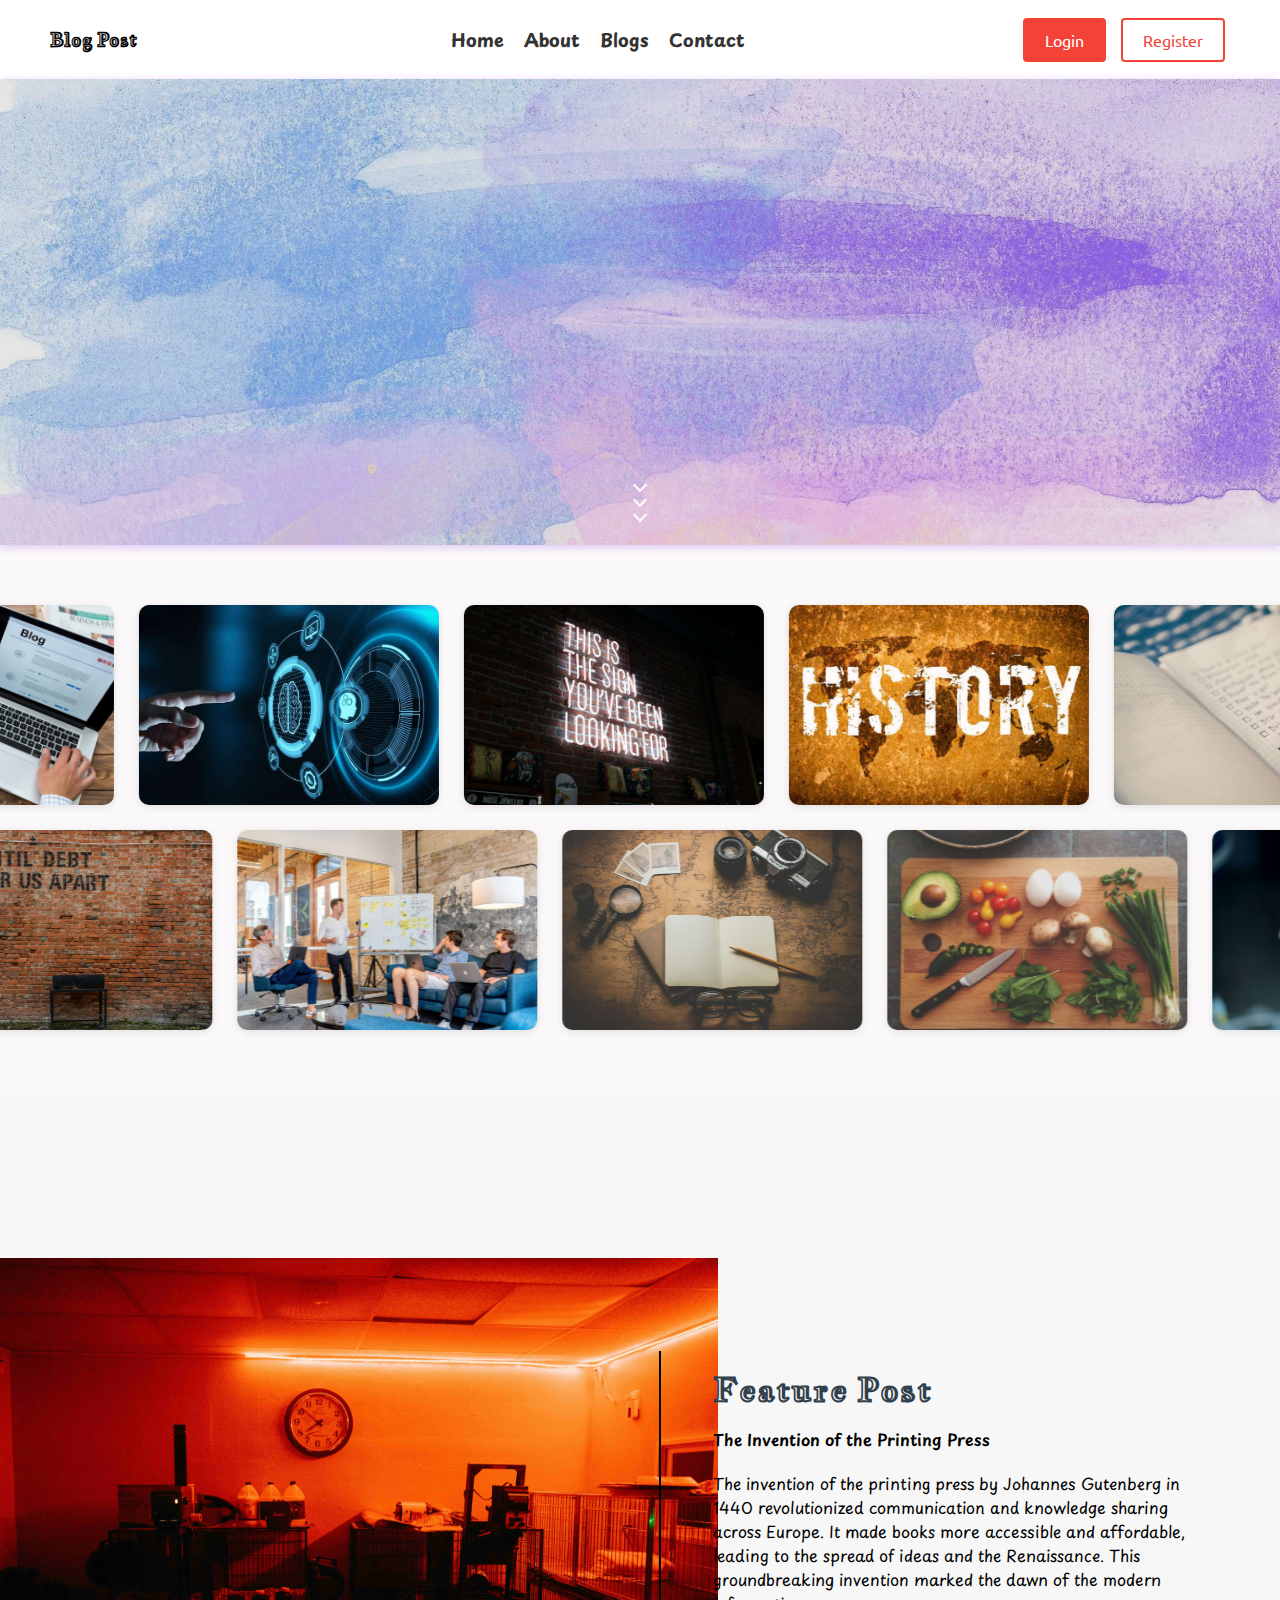
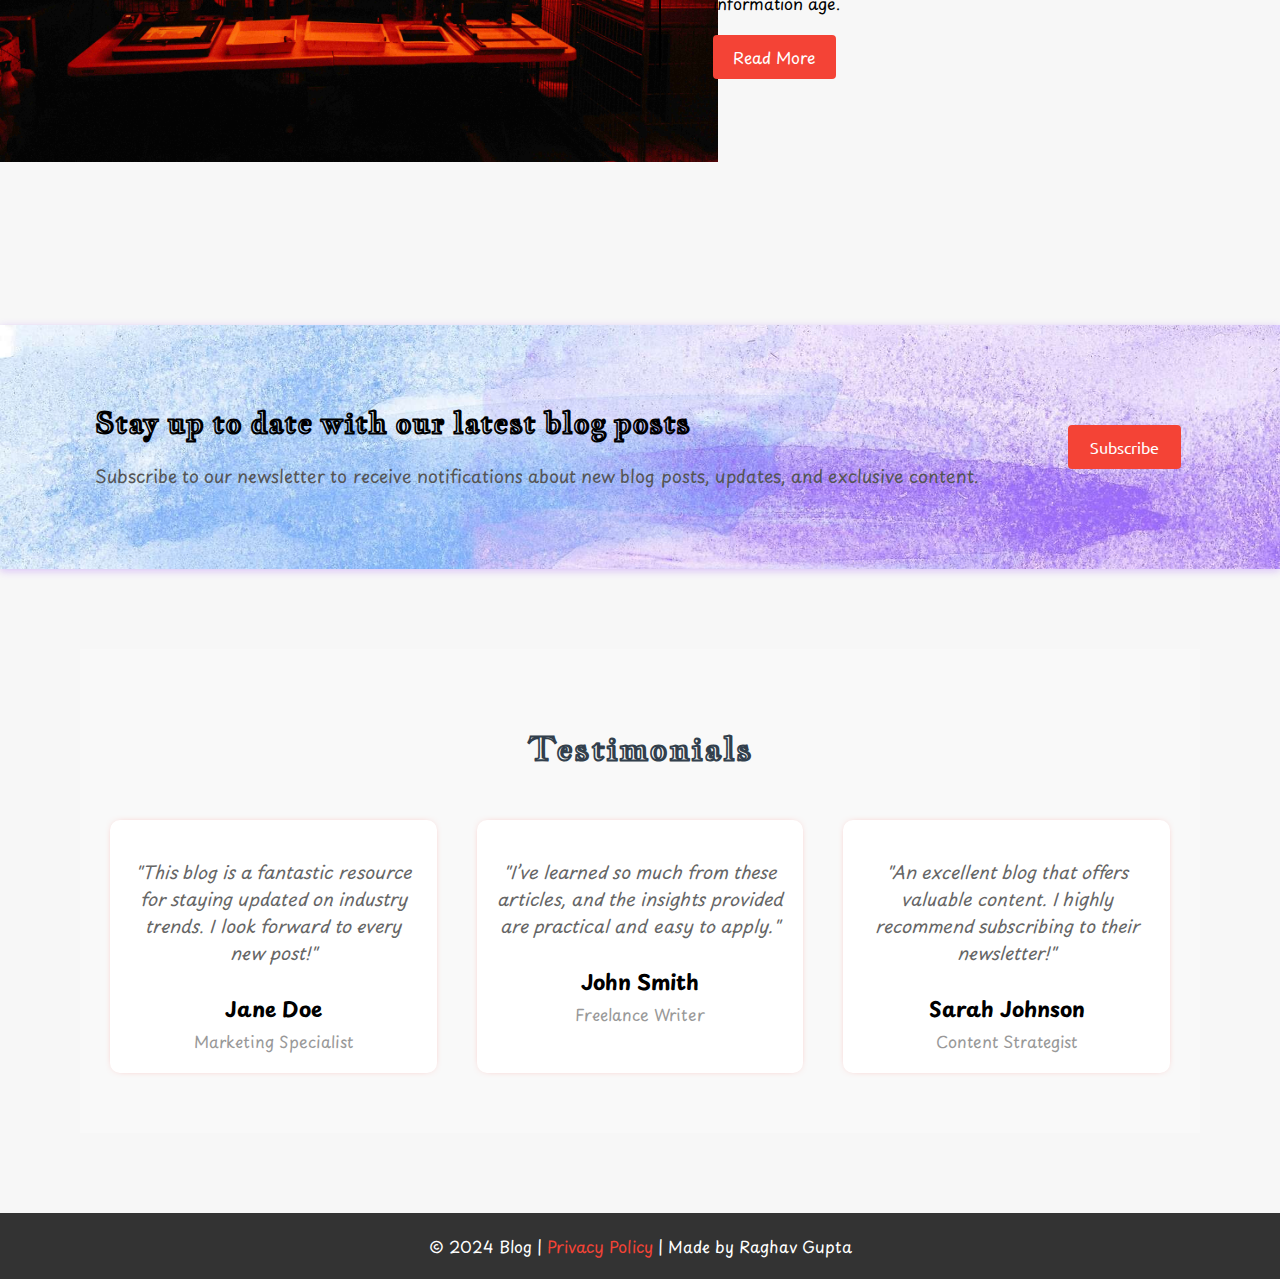
<file: html/index.html>
<!DOCTYPE html>
<html lang="en">

<head>
    <meta charset="UTF-8">
    <meta name="viewport" content="width=device-width, initial-scale=1.0">
    <title>Blog Post | Home</title>
    <link rel="stylesheet" href="../css/style.css">
</head>

<body>
    <header>
        <div class="logo">Blog Post</div>
        <nav>
            <ul>
                <li><a href="./index.html">Home</a></li>
                <li><a href="./about.html">About</a></li>
                <li><a href="./readBlogs.php">Blogs</a></li>
                <li><a href="./contact.html">Contact</a></li>
            </ul>
        </nav>
        <div class="auth">
            <a href="./login.html" class="btn">Login</a>
            <a href="./register.html" class="btn secondary">Register</a>
        </div>
    </header>

    <div class="hero">
        <div class="hero-content">
            <h1>Welcome to Our Blog</h1>
            <h2>"Discover Inspiring Stories & Insights"</h2>
            <a href="./readBlogs.php" class="read-btn">Start Reading</a>
        </div>
        <div class="scroll-down">
            <span></span>
            <span></span>
            <span></span>
        </div>
    </div>

    <!-- Marquee Gallery Section -->
    <div class="gallery">
        <!-- First Marquee (Right to Left) -->
        <marquee class="moving-img" behavior="alternate" direction="left" scrollamount="10" onmouseover="this.stop();"
            scrolldelay="5" onmouseout="this.start();">
            <img src="../images/image1.webp" alt="Image 1">
            <img src="../images/image2.jpg" alt="Image 2">
            <img src="../images/image3.jpg" alt="Image 3">
            <img src="../images/image4.jpg" alt="Image 4">
            <img src="../images/image5.jpg" alt="Image 5">
            <img src="../images/image6.jpg" alt="Image 6">
            <img src="../images/image7.jpg" alt="Image 7">
        </marquee>

        <!-- Second Marquee (Left to Right) -->
        <marquee behavior="alternate" direction="right" scrollamount="12" onmouseover="this.stop();"
            onmouseout="this.start();" scrolldelay="10">
            <img src="../images/image9.jpg" alt="Image 9">
            <img src="../images/image10.jpg" alt="Image 10">
            <img src="../images/image11.jpg" alt="Image 11">
            <img src="../images/image12.jpg" alt="Image 12">
            <img src="../images/image13.jpg" alt="Image 13">
            <img src="../images/image14.jpg" alt="Image 14">
            <img src="../images/image15.jpg" alt="Image 15">
            <img src="../images/image16.jpg" alt="Image 16">
        </marquee>
    </div>

    <!-- Featured Blog Section -->
    <section class="feature-post">
        <div class="feature-post-img">
            <img src="../images/image17.jpg" alt="Image 17">
        </div>
        <div class="line"></div>
        <div class="featured">
            <h2>Feature Post</h2>
            <p class="feature-post-title">The Invention of the Printing Press</p>
            <p>The invention of the printing press by Johannes Gutenberg in 1440 revolutionized communication and
                knowledge sharing across Europe. It made books more accessible and affordable, leading to the spread of
                ideas and the Renaissance. This groundbreaking invention marked the dawn of the modern information age.
            </p>
            <a href="./login.html">Read More</a>
        </div>
    </section>

    <!-- Subscribe Section -->
    <div class="subscribe">
        <div class="content-sub">
            <h3>Stay up to date with our latest blog posts</h3>
            <p>Subscribe to our newsletter to receive notifications about new blog posts, updates, and exclusive
                content.
            </p>
        </div>
        <a href="#" class="btn">Subscribe</a>
    </div>

    <!-- Testimonials Section -->
    <div class="testimonials">
        <h2>Testimonials</h2>
        <div class="testimonial-container">
            <div class="testimonial-box">
                <p>"This blog is a fantastic resource for staying updated on industry trends. I look forward to every
                    new post!"</p>
                <h4>Jane Doe</h4>
                <span>Marketing Specialist</span>
            </div>
            <div class="testimonial-box">
                <p>"I’ve learned so much from these articles, and the insights provided are practical and easy to
                    apply."</p>
                <h4>John Smith</h4>
                <span>Freelance Writer</span>
            </div>
            <div class="testimonial-box">
                <p>"An excellent blog that offers valuable content. I highly recommend subscribing to their newsletter!"
                </p>
                <h4>Sarah Johnson</h4>
                <span>Content Strategist</span>
            </div>
        </div>
    </div>


    <footer>
        <p>&copy; 2024 Blog | <a href="#">Privacy Policy</a> | Made by Raghav Gupta</p>
    </footer>

</body>

</html>
</file>
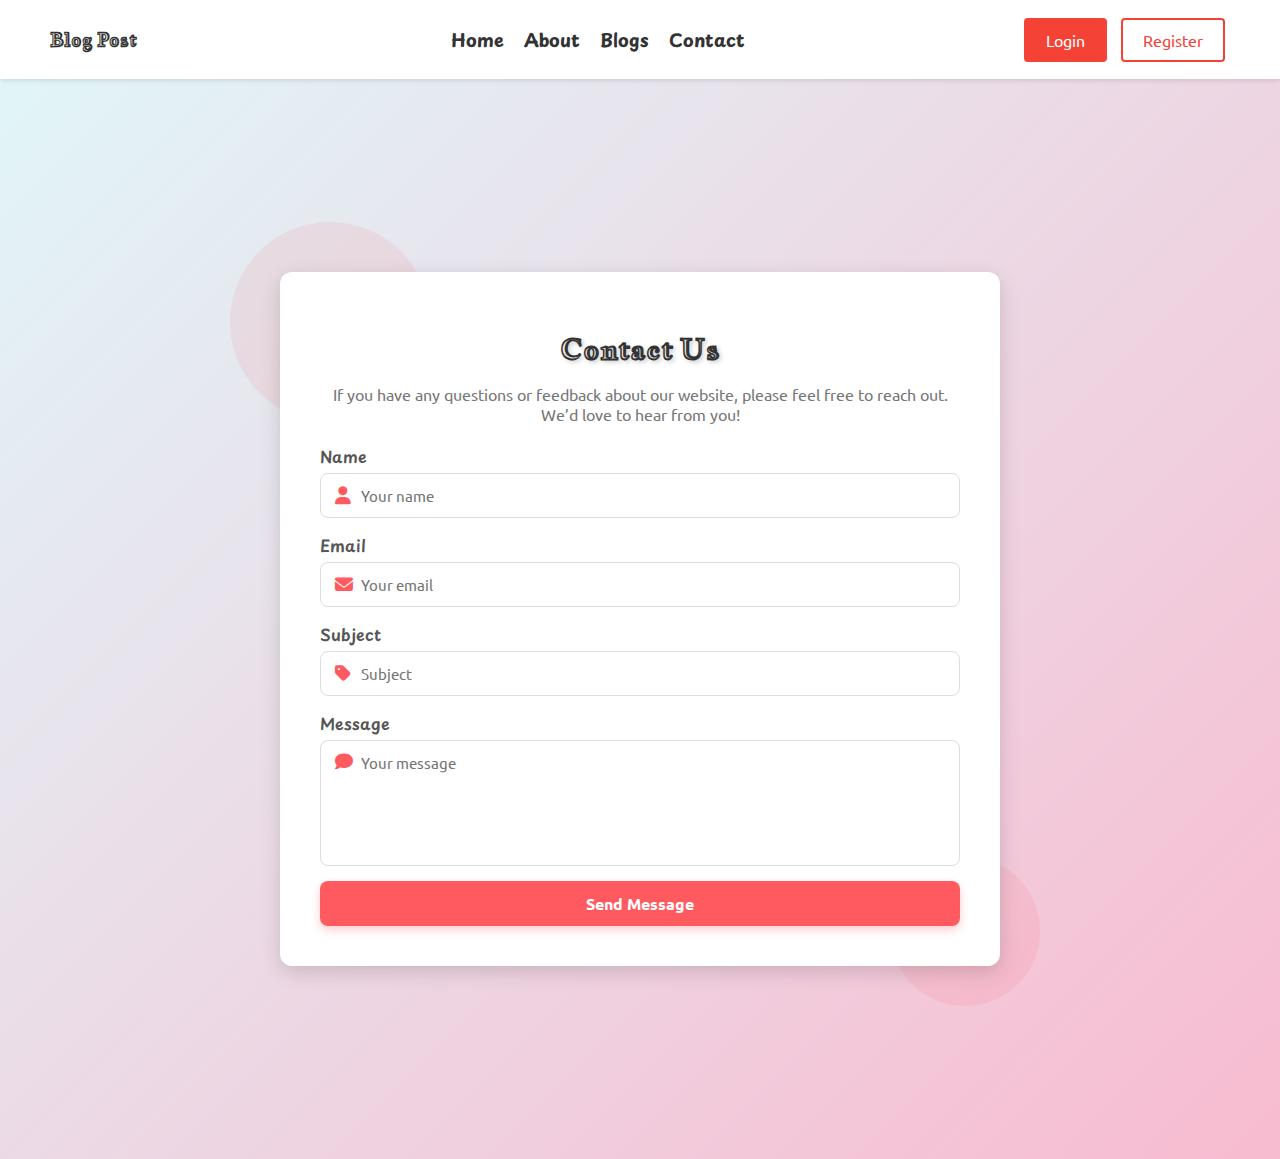
<file: html/contact.html>
<!DOCTYPE html>
<html lang="en">

<head>
    <meta charset="UTF-8">
    <meta name="viewport" content="width=device-width, initial-scale=1.0">
    <title>Contact Us - BlogPost</title>
    <link rel="stylesheet" href="../css/style.css">
    <link href="https://fonts.googleapis.com/css2?family=Playfair+Display:wght@700&family=Open+Sans&display=swap"
        rel="stylesheet">
    <link rel="stylesheet" href="https://cdnjs.cloudflare.com/ajax/libs/font-awesome/6.6.0/css/all.min.css">
    <style>
        /* General Styles */
        body {
            font-family: 'Open Sans', sans-serif;
            margin: 0;
            padding: 0;
            color: #333;
            background: linear-gradient(135deg, #e0f7fa, #f8bbd0);
        }

        main {
            display: flex;
            flex-direction: row;
            justify-content: center;
            align-items: center;
            height: 120vh;
        }

        /* Container */
        .container {
            max-width: 50vw;
            width: 100%;
            background: #fff;
            padding: 40px;
            box-shadow: 0 6px 20px rgba(0, 0, 0, 0.15);
            border-radius: 12px;
            position: relative;
        }

        /* Decorative Shapes */
        .container::before,
        .container::after {
            content: "";
            position: absolute;
            border-radius: 50%;
            background-color: #ff5a5f;
            opacity: 0.1;
            z-index: -1;
        }

        .container::before {
            width: 200px;
            height: 200px;
            top: -50px;
            left: -50px;
        }

        .container::after {
            width: 150px;
            height: 150px;
            bottom: -40px;
            right: -40px;
        }

        /* Heading */
        h1 {
            font-family: 'Playfair Display', serif;
            font-size: 28px;
            color: #333;
            text-align: center;
            margin-bottom: 10px;
            font-family: "Jacques Francois Shadow", serif;
        }

        p {
            text-align: center;
            font-size: 16px;
            color: #777;
            font-family: "Ubuntu", sans-serif;
            margin-bottom: 20px;
        }

        /* Form Styles */
        form {
            display: flex;
            flex-direction: column;
            gap: 15px;
        }

        .form-group {
            position: relative;
        }

        .form-group label {
            display: block;
            margin-bottom: 5px;
            font-weight: 600;
            color: #555;
            font-family: "Playpen Sans", cursive;
        }

        .input{
            display: flex;
            justify-content: center;
            align-items: center;
        }

        .textarea{
            align-items:baseline;

        }

        .form-group input,
        .form-group textarea {
            width: 95%;
            font-family: "Ubuntu", sans-serif;
            padding: 12px;
            padding-left: 40px;
            border: 1px solid #ddd;
            border-radius: 8px;
            font-size: 15px;
            color: #333;
            transition: border 0.3s;
        }

        .form-group input:focus,
        .form-group textarea:focus {
            border-color: #ff5a5f;
            outline: none;
        }

        .form-group textarea {
            height: 100px;
            resize: vertical;
        }

        /* Icons */
        .form-group i {
            position: absolute;
            left: 15px;
            color: #ff5a5f;
            font-size: 18px;
        }

        /* Submit Button */
        .submit-btn {
            width: 100%;
            padding: 12px;
            background-color: #ff5a5f;
            font-family: "Ubuntu", sans-serif;
            color: white;
            font-size: 16px;
            font-weight: bold;
            border: none;
            border-radius: 8px;
            cursor: pointer;
            transition: background-color 0.3s;
            box-shadow: 0 4px 10px rgba(255, 90, 95, 0.3);
        }

        .submit-btn:hover {
            background-color: #e60023;
        }

        /* Media Query */
        @media (max-width: 768px) {
            .container {
                padding: 30px;
            }

            h1 {
                font-size: 24px;
            }

            .submit-btn {
                font-size: 14px;
            }
        }
    </style>
</head>

<body>
    <header>
        <div class="logo">Blog Post</div>
        <nav>
            <ul>
                <li><a href="./index.html">Home</a></li>
                <li><a href="./about.html">About</a></li>
                <li><a href="./readBlogs.php">Blogs</a></li>
                <li><a href="./contact.html">Contact</a></li>
            </ul>
        </nav>
        <div class="auth">
            <a href="./login.html" class="btn">Login</a>
            <a href="./register.html" class="btn secondary">Register</a>
        </div>
    </header>
    <main>
        <div class="container">
            <h1>Contact Us</h1>
            <p>If you have any questions or feedback about our website, please feel free to reach out. We’d love to hear
                from you!</p>

            <form action="../pages/submit_contact_form.php" method="post">
                <div class="form-group">
                    <label for="name">Name</label>
                    <div class="input">
                        <i class="fa fa-user"></i> <!-- Assuming Font Awesome is included in your project -->
                        <input type="text" id="name" name="name" required placeholder="Your name">
                    </div>
                </div>

                <div class="form-group">
                    <label for="email">Email</label>
                    <div class="input">
                        <i class="fa fa-envelope"></i>
                        <input type="email" id="email" name="email" required placeholder="Your email">
                    </div>
                </div>

                <div class="form-group">
                    <label for="subject">Subject</label>
                    <div class="input">
                        <i class="fa fa-tag"></i>
                        <input type="text" id="subject" name="subject" required placeholder="Subject">
                    </div>
                </div>

                <div class="form-group">
                    <label for="message">Message</label>
                    <div class="input textarea">
                        <i class="fa fa-comment" style="margin-top: 13px;"></i>
                        <textarea id="message" name="message" required placeholder="Your message"
                            style="resize: none;"></textarea>
                    </div>
                </div>
                <div class="form-group">
                    <button type="submit" class="submit-btn">Send Message</button>
                </div>
            </form>
        </div>
    </main>
</body>

</html>
</file>
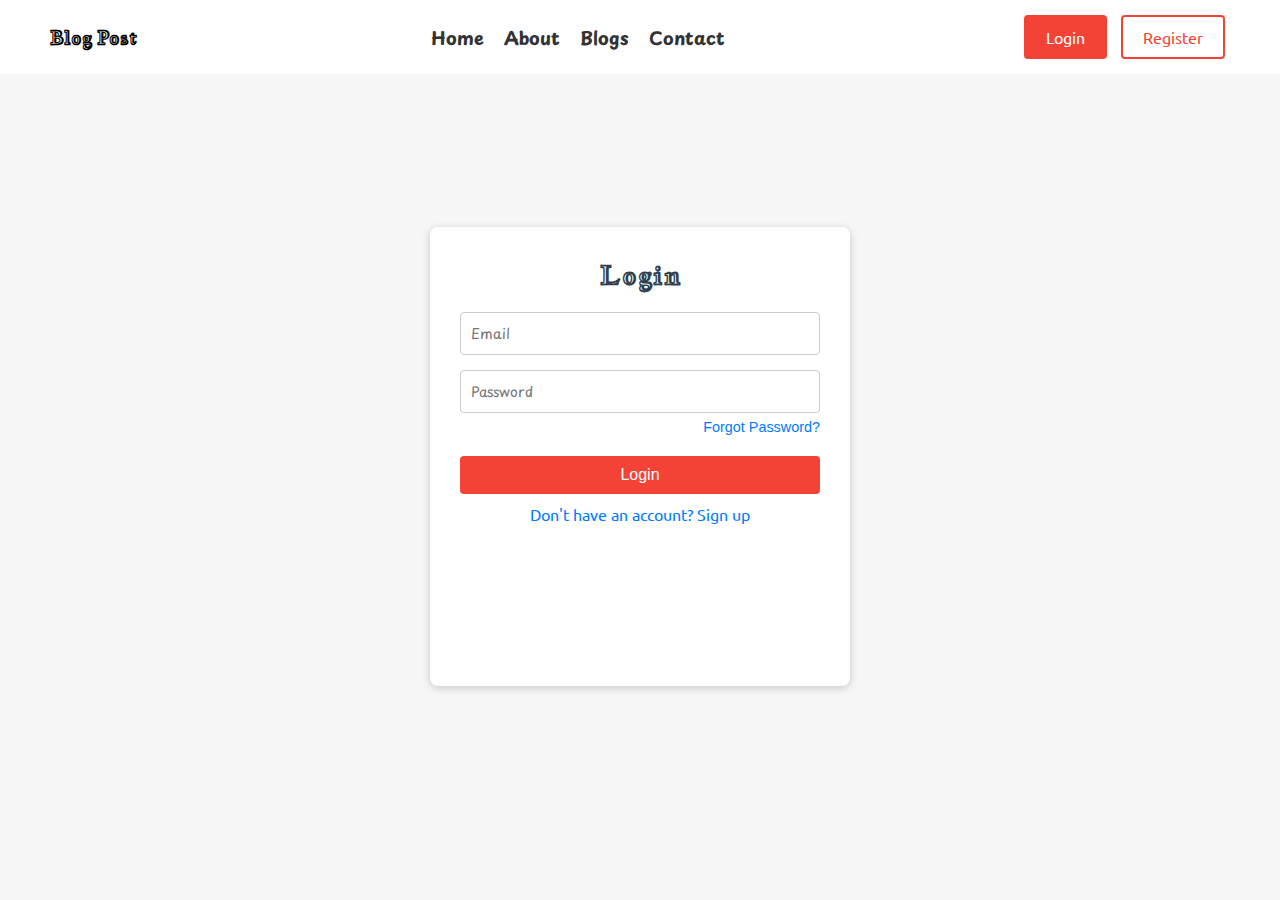
<file: html/login.html>
<!DOCTYPE html>
<html lang="en">

<head>
    <meta charset="UTF-8">
    <meta name="viewport" content="width=device-width, initial-scale=1.0">
    <title>Login</title>
    <link rel="stylesheet" href="../css/login.css">
    <link rel="stylesheet" href="../css/style.css">
    <style>
        #loginMessage {
            font-size: 14px;
            margin-bottom: 10px;
            display:none; 
            color:red;
        }
    </style>
</head>

<body>
    <header>
        <div class="logo">Blog Post</div>
        <nav>
            <ul>
                <li><a href="./index.html">Home</a></li>
                <li><a href="./about.html">About</a></li>
                <li><a href="./readBlogs.php">Blogs</a></li>
                <li><a href="./contact.html">Contact</a></li>
            </ul>
        </nav>
        <div class="auth">
            <a href="./login.html" class="btn">Login</a>
            <a href="./register.html" class="btn secondary">Register</a>
        </div>
    </header>

    <main>
        <div class="container">
            <!-- Login Form -->
            <div class="form-container login-form">
                <form id="loginForm" action="../pages/login.php" method="POST">
                    <h2>Login</h2>

                    <div id="loginMessage"></div>

                    <input type="email" id="loginEmail" name="email" placeholder="Email" required>
                    <input type="password" id="loginPassword" name="password" placeholder="Password" required>

                    <!-- Forgot Password Link -->
                    <div class="forgot-password">
                        <a href="../pages/forget_pass.php">Forgot Password?</a>
                    </div>

                    <button type="submit">Login</button>
                    <div class="toggle-btn">
                        <a href="../html/register.html" id="showSignup">Don't have an account? Sign up</a>
                    </div>
                </form>
            </div>
        </div>
    </main>
    <script src="../js/login.js"></script>
</body>

</html>
</file>
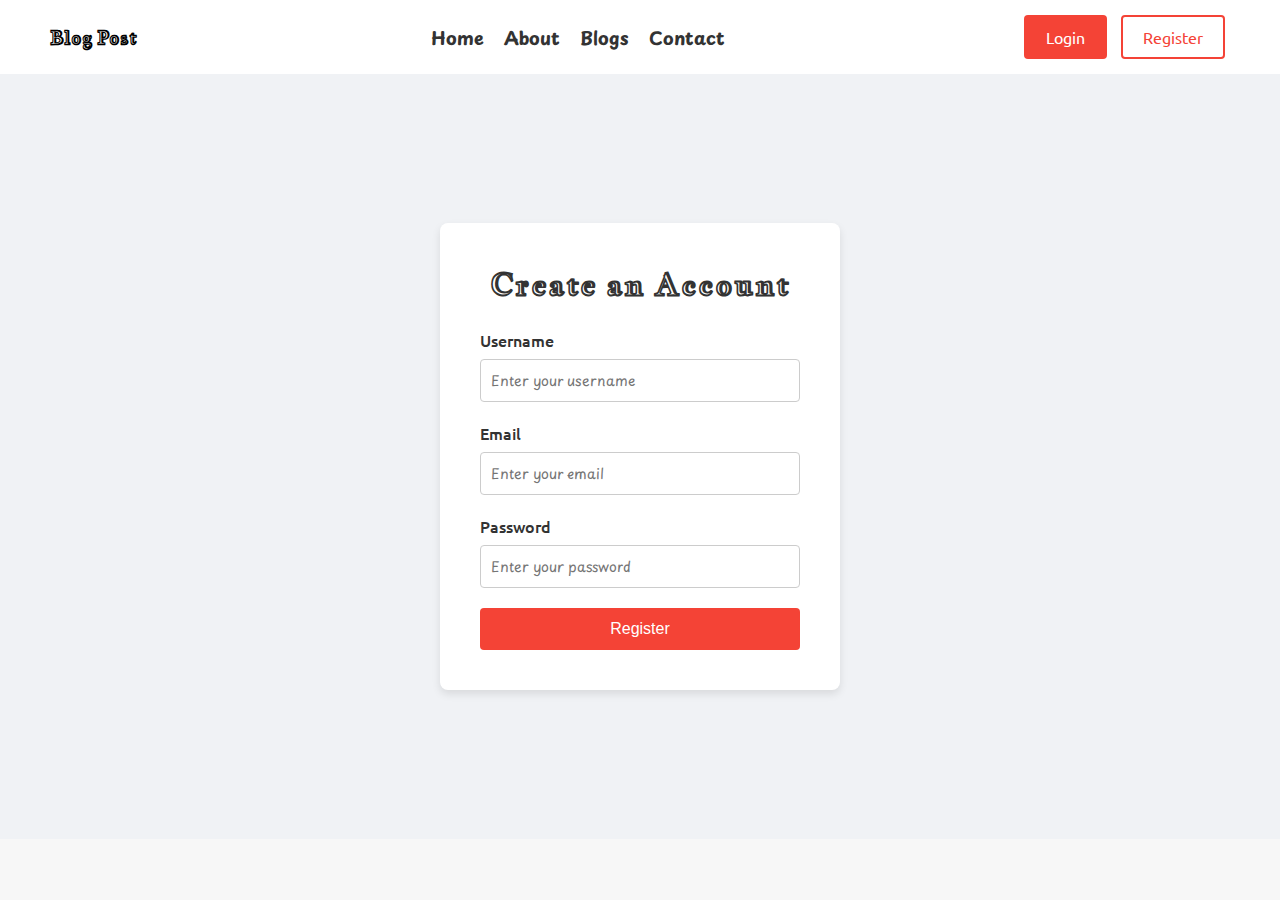
<file: html/register.html>
<!DOCTYPE html>
<html lang="en">

<head>
    <meta charset="UTF-8">
    <meta name="viewport" content="width=device-width, initial-scale=1.0">
    <title>User Registration</title>
    <link rel="stylesheet" href="../css/register.css">
    <link rel="stylesheet" href="../css/style.css"> <!-- Link your CSS file here -->
</head>

<body>
    <header>
        <div class="logo">Blog Post</div>
        <nav>
            <ul>
                <li><a href="./index.html">Home</a></li>
                <li><a href="./about.html">About</a></li>
                <li><a href="./readBlogs.php">Blogs</a></li>
                <li><a href="./contact.html">Contact</a></li>
            </ul>
        </nav>
        <div class="auth">
            <a href="./login.html" class="btn">Login</a>
            <a href="./register.html" class="btn secondary">Register</a>
        </div>
    </header>

    <main>
        <div class="register-container">
            <h2 class="form-heading">Create an Account</h2>

            <!-- Display success message after successful registration -->
            <p id="successMessage" class="success-message hidden">Registration successful! You can now
                login.</p>

            <p id="errorMessage" class="error-message hidden"></p>

            <form id="registerForm" action="../pages/registration.php" method="POST" onsubmit="return validateForm()">
                <div class="input-group">
                    <label for="username">Username</label>
                    <input type="text" id="username" name="username" placeholder="Enter your username" required>
                    <p id="usernameError" class="error">Please enter a valid username</p>
                </div>

                <div class="input-group">
                    <label for="email">Email</label>
                    <input type="email" id="email" name="email" placeholder="Enter your email" required>
                    <p id="emailError" class="error">Please enter a valid email</p>
                </div>

                <div class="input-group">
                    <label for="password">Password</label>
                    <input type="password" id="password" name="password" placeholder="Enter your password" required>
                    <p id="passwordError" class="error">Please enter a valid password</p>
                </div>

                <button type="submit">Register</button>
            </form>
        </div>
    </main>
    <script src="../js/register.js"></script>
</body>

</html>
</file>
<file: css/style.css>
@import url('https://fonts.googleapis.com/css2?family=Jacques+Francois+Shadow&display=swap');
@import url('https://fonts.googleapis.com/css2?family=Jacques+Francois+Shadow&family=Pacifico&family=Playpen+Sans:wght@100..800&display=swap');
@import url('https://fonts.googleapis.com/css2?family=Jacques+Francois+Shadow&family=Pacifico&family=Playpen+Sans:wght@100..800&family=Ubuntu:ital,wght@0,300;0,400;0,500;0,700;1,300;1,400;1,500;1,700&display=swap');

body {
  margin: 0;
  padding: 0;
  background-color: #f7f7f7;
  font-family: "Playpen Sans", cursive;
}

/* Header Styles */
header {
  display: flex;
  justify-content: space-between;
  align-items: center;
  padding: 10px 50px;
  background-color: #fff;
  box-shadow: 0 2px 4px rgba(0, 0, 0, 0.1);
}

.logo {
  font-size: 18px;
  font-family: "Jacques Francois Shadow", serif;
  font-weight: 600;
}

nav ul {
  list-style: none;
  display: flex;
  gap: 20px;
}

nav ul li {
  display: inline;
}

nav ul li a {
  text-decoration: none;
  font-size: 18px;
  color: #333;
  font-weight: bold;
  font-family: "Playpen Sans", cursive;
  transition: all 0.2s ease-in;
}

nav ul li a:hover {
  color: #ea0400;
}

.hero {
  text-align: center;
  padding: 120px 20px;
  background: url('../images/hero.jpg');
  background-repeat: no-repeat;
  background-position: top center;
  background-size: cover;
  box-shadow: #8c38f348 0px 2px 8px 0px;
  position: relative;
}

.hero::before {
  content: "";
  position: absolute;
  top: 0;
  left: 0;
  right: 0;
  bottom: 0;
  background: rgba(0, 0, 0, 0.1); /* Dark overlay */
}

.hero-content {
  position: relative;
  z-index: 1;
}

.hero-content {
  opacity: 0;
  transform: translateY(20px);
  animation: fadeInUp 1s ease forwards;
}

@keyframes fadeInUp {
  to {
      opacity: 1;
      transform: translateY(0);
  }
}

h1 {
  font-size: 48px;
  font-weight: bold;
  color: #2c3e50;
  text-shadow: 2px 2px 4px rgba(0, 0, 0, 0.2);
  font-family: "Jacques Francois Shadow", serif;
}

h2 {
  font-size: 16px;
  font-family: "Playpen Sans", cursive;
  color: #323f4c;
  letter-spacing: 1px;
}

.read-btn {
  display: inline-block;
  padding: 10px 20px;
  font-family: "Ubuntu", sans-serif;
  background-color: #f44336;
  color: white;
  text-decoration: none;
  border-radius: 5px;
  margin-top: 20px;
  transition: background-color 0.3s;
}

.cta-button:hover {
  background-color: #ea0400;
}

.scroll-down {
  position: absolute;
  bottom: 20px;
  left: 50%;
  transform: translateX(-50%);
  cursor: pointer;
}

.scroll-down span {
  display: block;
  width: 8px;
  height: 8px;
  border-bottom: 2px solid white;
  border-right: 2px solid white;
  transform: rotate(45deg);
  margin: 5px 0;
  animation: scroll 1.5s infinite;
}

@keyframes scroll {
  0% {
      opacity: 0;
      transform: translateY(-10px) rotate(45deg);
  }
  50% {
      opacity: 1;
  }
  100% {
      opacity: 0;
      transform: translateY(10px) rotate(45deg);
  }
}

.btn {
  display: inline-block;
  padding: 10px 20px;
  font-size: 16px;
  text-decoration: none;
  color: white;
  background-color: #f44336;
  margin: 5px;
  font-family: "Ubuntu", sans-serif;
  border: 2px solid transparent;
  border-radius: 4px;
  transition: all 0.2s ease-in-out;
}

.btn:hover {
  background-color: #ea0400;
}

.btn.secondary {
  background-color: transparent;
  color: #f44336;
  border-color: #f44336;
  transition: all 0.3s ease-in-out;
}

.btn.secondary:hover {
  background-color: #ea0400;
  color: #fff;
}

/* Marquee Image Gallery */
.gallery {
  padding: 50px 0;
  background-color: #fffafa65;
}

marquee {
  display: flex;
  padding: 10px 0;
}

marquee img {
  margin: 0 10px;
  width: 300px;
  height: 200px;
  object-fit: cover;
  border-radius: 10px;
  box-shadow: 0 2px 8px rgba(0, 0, 0, 0.1);
  transition: transform 0.2s ease;
}

marquee img:hover {
  transform: scale(1.05);
  box-shadow: #000 1px 1px 5px;
}

marquee:hover {
  animation-play-state: paused;
  /* CSS hover behavior */
}

/* Featured Blog Section */

.feature-post {
  display: flex;
  flex-direction: row;
  justify-content: space-evenly;
  align-items: center;
  height: 70vh;
  margin: 100px 20px;
}

.feature-post-img {
  padding: 20px;
  margin: 0px 20px;
  display: flex;
  justify-content: center;
}

.line {
  height: 50%;
  border: 1px solid #000000;
}

.featured {
  padding: 20px;
  width: 40%;
}

.featured h2 {
  font-size: 2em;
  margin-bottom: 15px;
  font-family: "Jacques Francois Shadow", serif;
}

.feature-post-title {
  font-size: 1.2em;
  font-weight: 600;
}

.featured p {
  font-size: 1em;
  line-height: 1.5;
  margin-bottom: 20px;
}

.featured a {
  display: inline-block;
  text-decoration: none;
  color: white;
  background-color: #f44336;
  padding: 10px 20px;
  border-radius: 4px;
  transition: all 0.3s ease-in-out;
}

.featured a:hover {
  background-color: #ea0400;
}

.feature-post-img {
  width: 40%;
  height: 80%;
}

/* Subscribe Section */
.subscribe {
  text-align: left;
  padding: 50px 60px;
  display: flex;
  flex-direction: row;
  gap: 15px;
  align-items: center;
  justify-content: space-around;
  background: url('../images/hero.jpg');
  background-repeat: no-repeat;
  background-position: top center;
  background-size: cover;
  box-shadow: #8c38f348 0px 2px 8px 0px;
}

.subscribe h3 {
  font-size: 1.8em;
  margin-bottom: 20px;
  font-family: "Jacques Francois Shadow", serif;
}

.subscribe p {
  font-size: 1.1em;
  color: #555;
  margin-bottom: 30px;
}

.subscribe-input:focus {
  border-color: #ea0400;
}

.subscribe-btn {
  padding: 14px;
  height: 10%;
  font-size: 16px;
  text-decoration: none;
  color: white;
  background-color: #f44336;
  border: none;
  border-radius: 4px;
  cursor: pointer;
  transition: background-color 0.3s ease;
}

.subscribe-btn:hover {
  background-color: #ea0400;
}

/* Testimonials Section */
.testimonials {
  text-align: center;
  padding: 50px 20px;
  background-color: #f9f9f9;
  margin: 80px 80px;
}

.testimonials h2 {
  font-size: 2em;
  margin-bottom: 40px;
  font-family: "Jacques Francois Shadow", serif;
}

/* Flex container for testimonials */
.testimonial-container {
  display: flex;
  justify-content: space-between;
  gap: 20px;
  flex-wrap: wrap;
  /* Allows wrapping on smaller screens */
}

.testimonial-box {
  background-color: white;
  padding: 20px;
  flex: 1;
  /* Each box takes up equal space */
  border-radius: 10px;
  box-shadow: 0px 0px 10px -6px #f44336;
  margin: 10px;
  max-width: 30%;

}

.testimonial-box p {
  font-size: 1.1em;
  font-style: italic;
  color: #666;
  margin-bottom: 10px;
}

.testimonial-box h4 {
  font-size: 1.3em;
  margin-bottom: 5px;
}

.testimonial-box span {
  font-size: 1em;
  color: #999;
}

/* Responsive Design */
@media screen and (max-width: 768px) {
  .testimonial-box {
    max-width: 100%;
    /* Full width on smaller screens */
  }

  .testimonial-container {
    flex-direction: column;
    /* Stack boxes vertically on small screens */
  }
}

footer {
  text-align: center;
  padding: 5px 50px;
  background-color: #333;
  color: #fff;
}

footer a {
  color: #f44336;
  text-decoration: none;
}
</file>
<file: css/login.css>
* {
    margin: 0;
    padding: 0;
    box-sizing: border-box;
    font-family: 'Poppins', sans-serif;
}

main {
    background-color: #f7f7f7;
    display: flex;
    justify-content: center;
    align-items: center;
    height: 85vh;
}

.container {
    position: relative;
    width: 420px;
    background-color: #fff;
    padding: 30px;
    border-radius: 8px;
    box-shadow: 0 2px 8px rgba(0, 0, 0, 0.2);
    overflow: hidden;
    height: 60%;
}

form {
    display: flex;
    flex-direction: column;
}

form h2 {
    text-align: center;
    margin-bottom: 20px;
    font-size: 25px;
    font-family: "Jacques Francois Shadow", serif;
}

form input {
    margin-bottom: 15px;
    padding: 10px;
    font-size: 14px;
    font-family: "Playpen Sans", cursive;
    border: 1px solid #ccc;
    border-radius: 4px;
}

form button {
    padding: 10px;
    background-color: #f44336;
    color: white;
    border: none;
    border-radius: 4px;
    cursor: pointer;
    font-size: 16px;
}

form button:hover {
    background-color: #ea3330;
}

.error {
    color: #ff0000;
    font-size: 14px;
    margin-bottom: 10px;
    margin-top: -5px;
    display: none;
}

.toggle-btn {
    text-align: center;
    margin-top: 10px;
}

.toggle-btn a {
    text-decoration: none;
    color: #007bff;
    font-family: "Ubuntu", sans-serif;
    cursor: pointer;
}

.toggle-btn a:hover {
    text-decoration: underline;
}

.hidden {
    display: none;
    padding: 5px 0;
    color: #ea3330;
}

.error {
    color: red;
    display: none;
}

.success {
    color: green;
    display: none;
}

.active {
    display: block;
}

.forgot-password {
    text-align: right;
    margin-top: -10px;
    margin-bottom: 20px;
}

.forgot-password a {
    font-size: 0.9em;
    color: #007bff;
    text-decoration: none;
}

.forgot-password a:hover {
    text-decoration: underline;
}
</file>
<file: css/register.css>
* {
    box-sizing: border-box;
    margin: 0;
    padding: 0;
    font-family: 'Roboto', sans-serif;
}

main {
    display: flex;
    justify-content: center;
    align-items: center;
    height: 85vh;
    background-color: #f0f2f5;
}

.register-container {
    background-color: #fff;
    padding: 40px;
    width: 100%;
    max-width: 400px;
    box-shadow: 0px 4px 8px rgba(0, 0, 0, 0.1);
    border-radius: 8px;
}

.form-heading {
    font-size: 30px;
    font-family: "Jacques Francois Shadow", serif;
    text-align: center;
    margin-bottom: 25px;
    color: #333;
}

.input-group {
    margin-bottom: 20px;
    position: relative;
}

label {
    display: block;
    font-weight: 500;
    font-family: "Ubuntu", sans-serif;
    margin-bottom: 8px;
    color: #333;
}

input {
    width: 100%;
    padding: 10px;
    border: 1px solid #ccc;
    font-family: "Playpen Sans", cursive;
    border-radius: 4px;
    font-size: 14px;
}

input:focus {
    border-color: #007bff;
    outline: none;
}

button {
    width: 100%;
    padding: 12px;
    background-color: #f44336;
    color: white;
    border: none;
    border-radius: 4px;
    font-size: 16px;
    cursor: pointer;
}

button:hover {
    background-color: #ea3330;
}

.error {
    color: red;
    font-size: 14px;
    display: none;
    margin-top: 5px;
    margin-bottom: 10px;
}

.success-message {
    color: green;
    font-size: 16px;
    text-align: center;
    margin-bottom: 20px;
}

.hidden {
    display: none;
}

.error-message {
    color: #ea3330;
    padding: 8px 0;
}

/* Mobile Responsive */
@media (max-width: 480px) {
    .register-container {
        padding: 20px;
    }

    h2 {
        font-size: 20px;
    }
}
</file>
